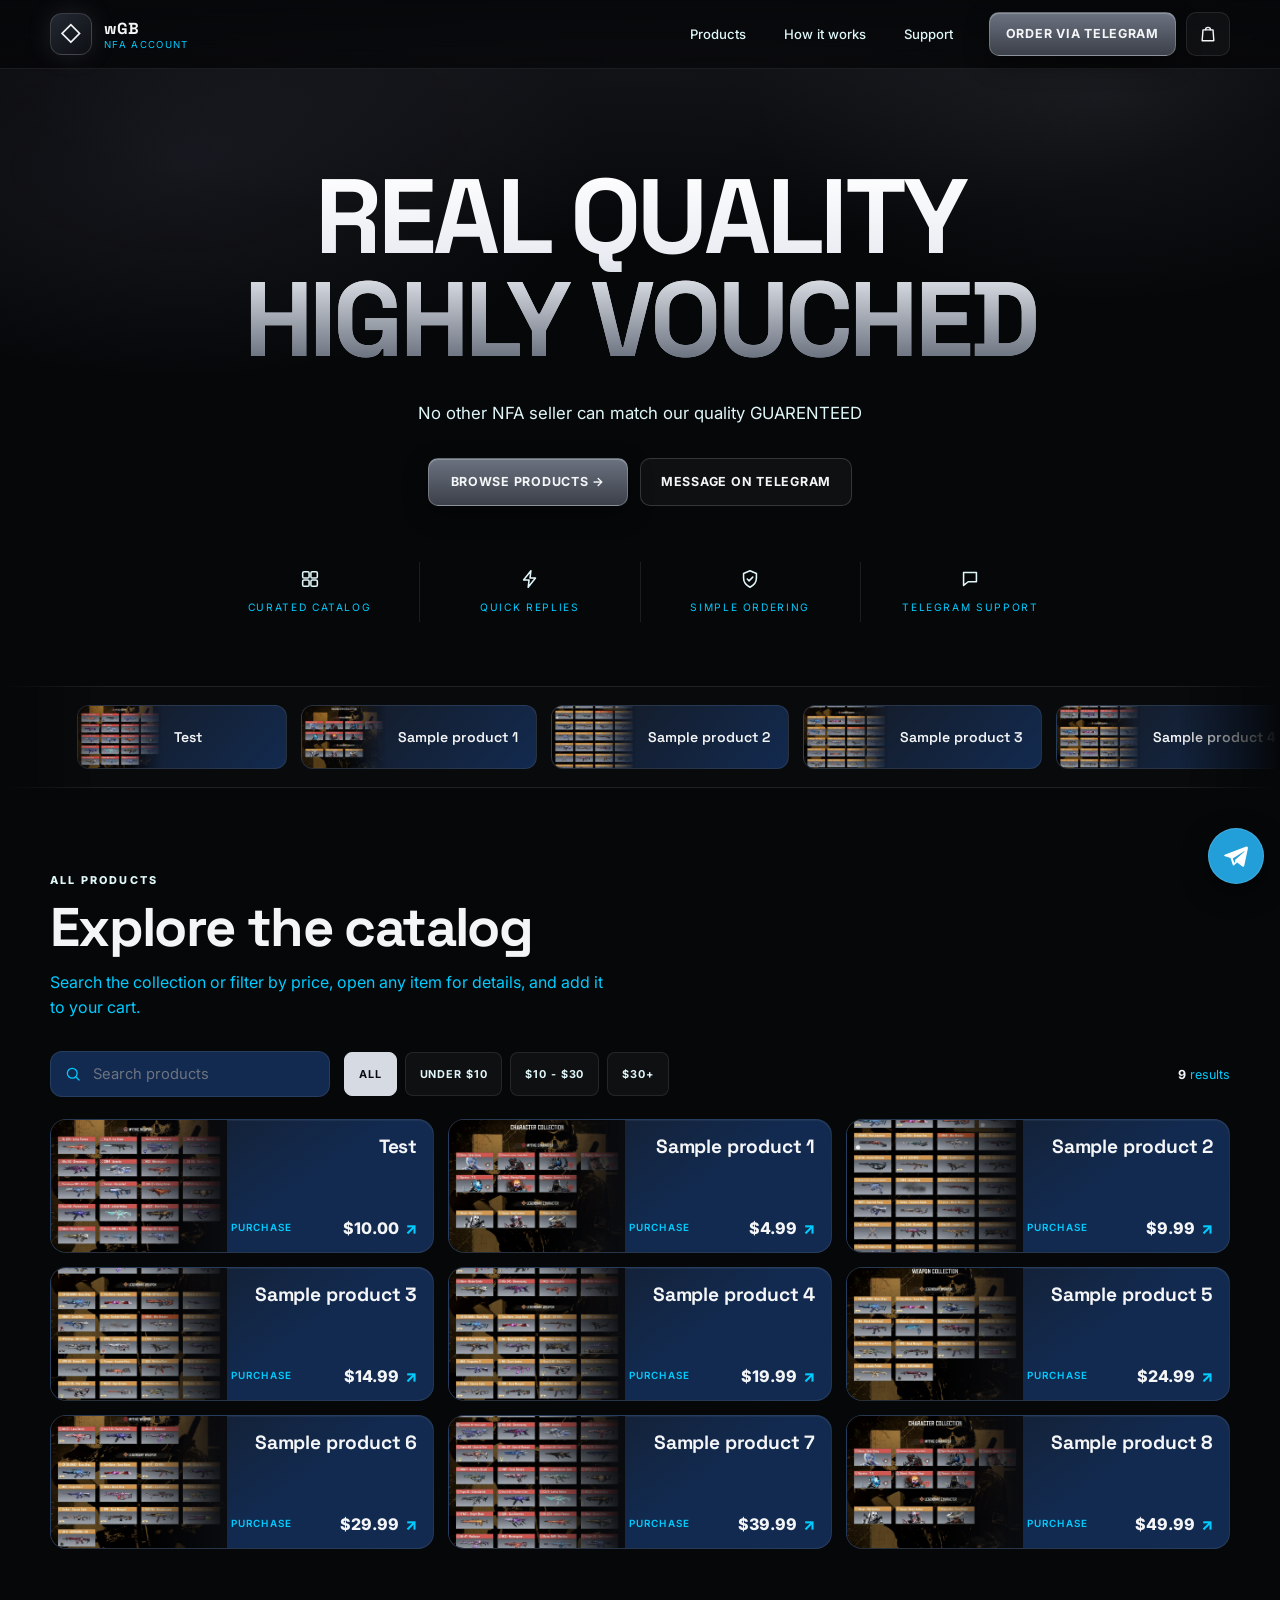
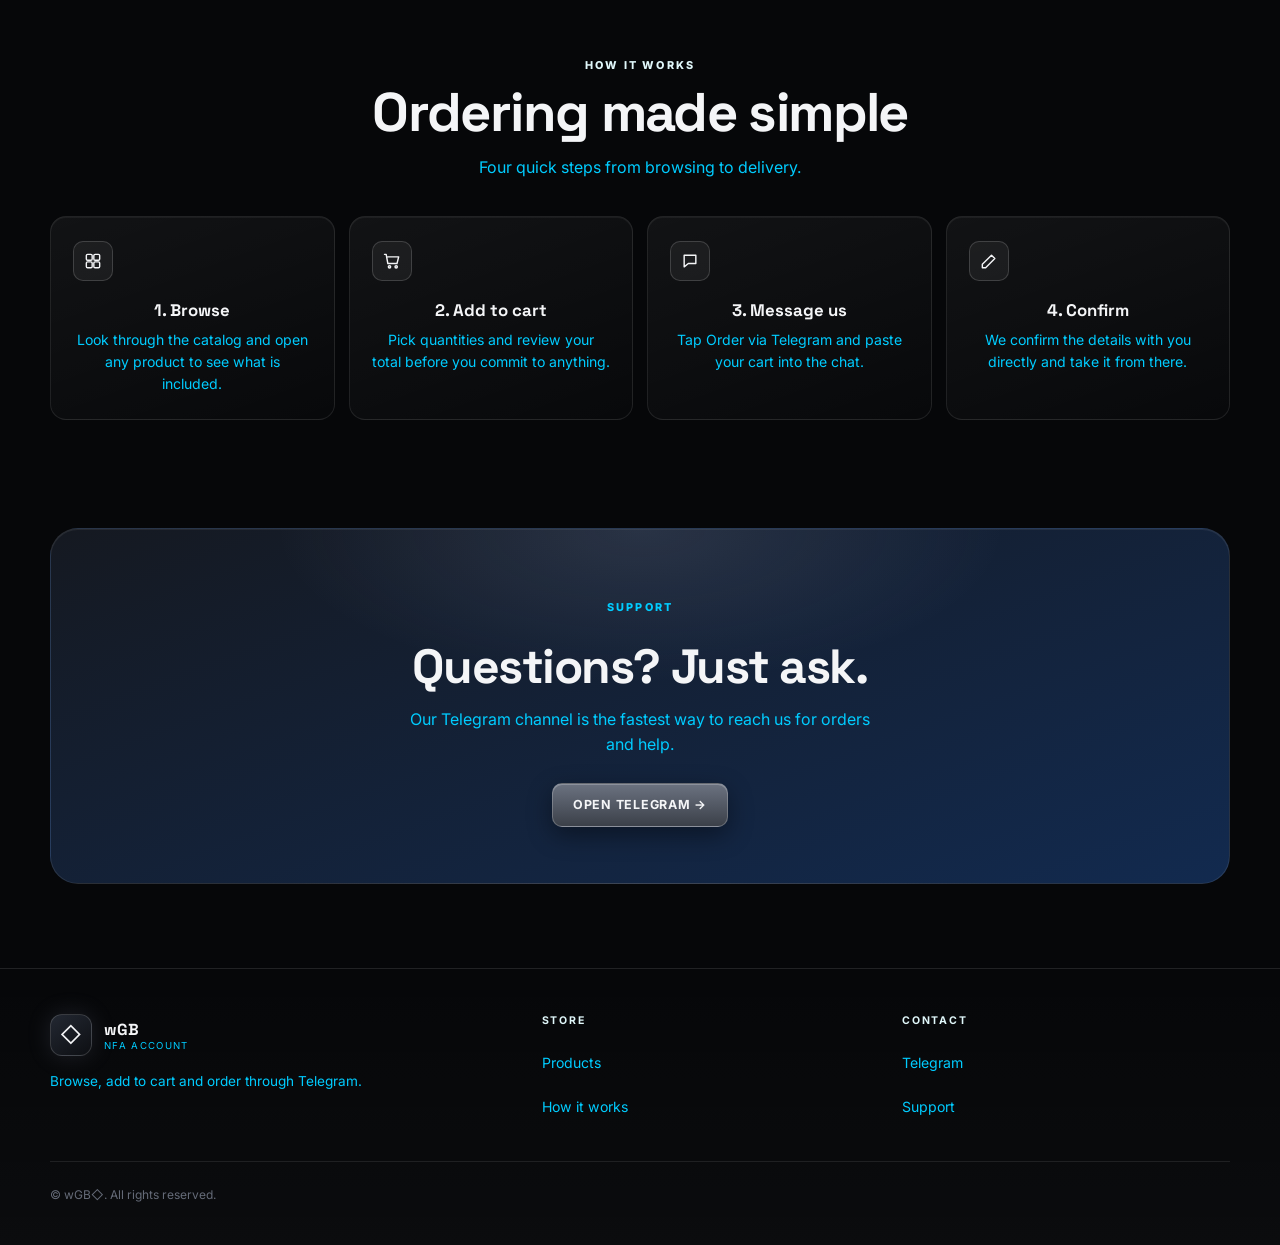
<file: index.html>
<!doctype html><html lang="en"><head><meta charset="utf-8"><meta name="viewport" content="width=device-width,initial-scale=1,viewport-fit=cover">
<link rel="icon" href="favicon.svg" type="image/svg+xml"><link rel="icon" href="favicon.ico" sizes="any">
<link rel="preconnect" href="https://fonts.googleapis.com"><link rel="preconnect" href="https://fonts.gstatic.com" crossorigin>
<link rel="stylesheet" href="https://fonts.googleapis.com/css2?family=Inter:wght@400;500;600;700;800&family=Space+Grotesk:wght@500;600;700&display=swap">
<link rel="stylesheet" href="assets/style.css">
<!--wgb:head--><title>wGB◇ | Digital products</title><meta name="description" content="Browse the wGB◇ catalog and order through Telegram."><meta property="og:title" content="wGB◇ | Digital products"><meta property="og:description" content="Browse the wGB◇ catalog and order through Telegram."><meta property="og:type" content="website"><meta name="theme-color" content="#060709"><style id="wgb-theme">:root{--bg:#060709;--bg2:#0b0d11;--panel:#122a4f;--panel2:#151921;--text:#f4f5f7;--muted:#00ccff;--soft:#e0f7fa;--silver:linear-gradient(180deg,#ffffff 0%,#e9ecf2 45%,#8d95a6 100%);--btn:linear-gradient(180deg,#6b7280 0%,#3b4049 100%)}</style><!--/wgb:head-->
<script defer data-boot src="assets/render.js"></script></head>
<body>
<noscript><p style="padding:48px 24px;text-align:center;color:#b7bcc8;font-family:sans-serif">This store needs JavaScript. Message us on Telegram to order.</p></noscript>
</body></html>
</file>
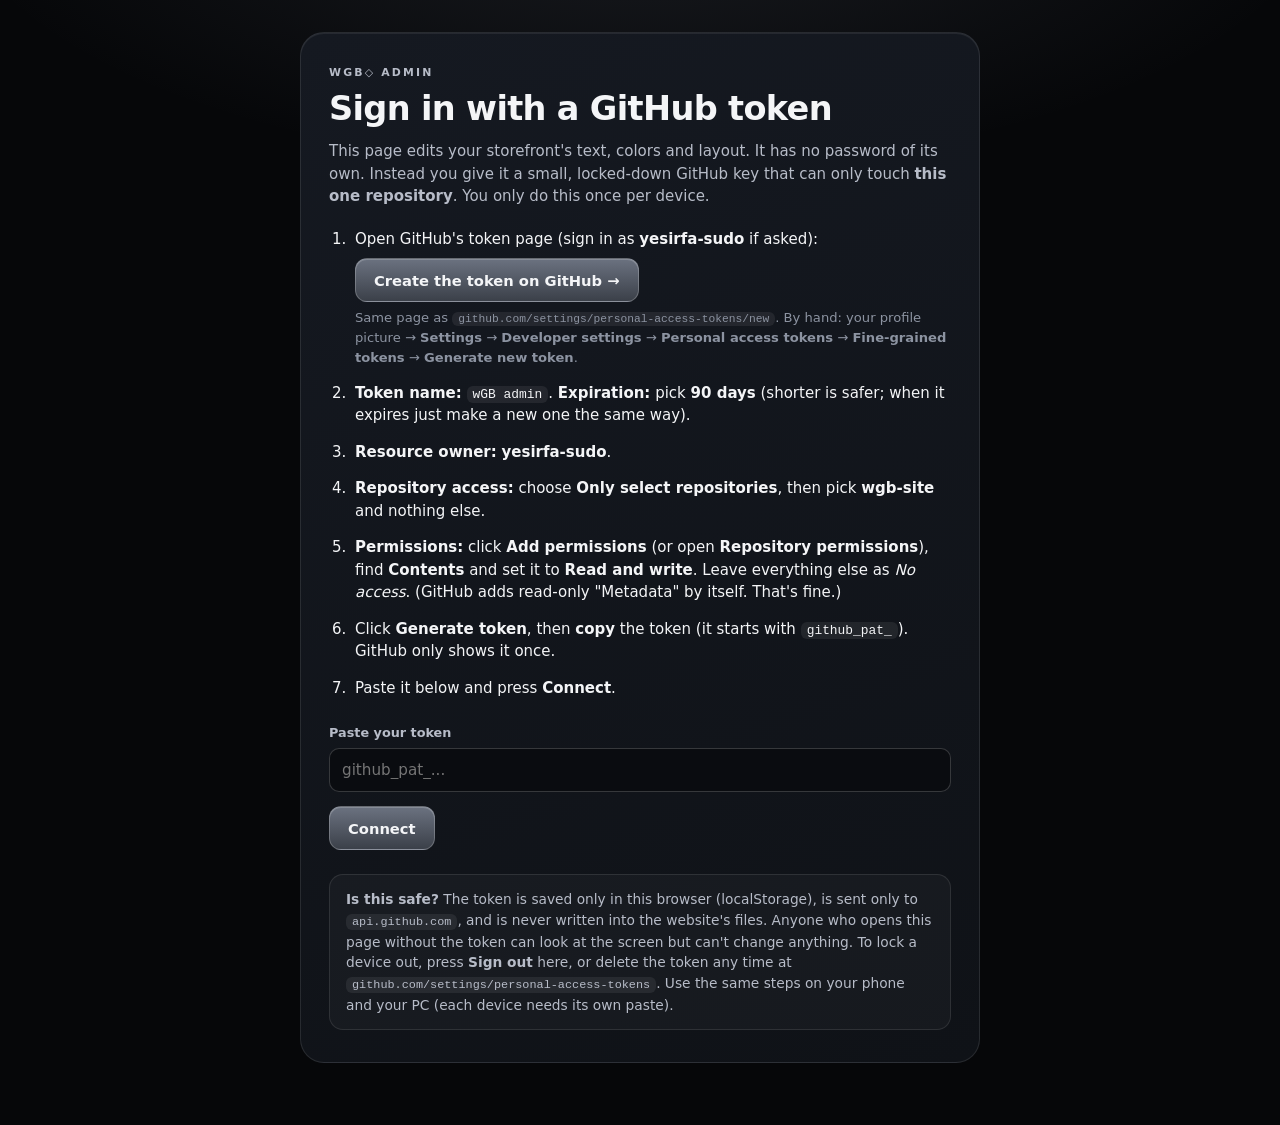
<file: admin/index.html>
<!doctype html>
<html lang="en">
<head>
<meta charset="utf-8">
<meta name="viewport" content="width=device-width,initial-scale=1,viewport-fit=cover">
<meta name="robots" content="noindex,nofollow,noarchive">
<meta name="referrer" content="no-referrer">
<meta http-equiv="Content-Security-Policy" content="default-src 'self'; script-src 'self'; style-src 'self' 'unsafe-inline' https://fonts.googleapis.com; font-src https://fonts.gstatic.com; img-src 'self' data:; connect-src 'self' https://api.github.com https://*.github.io; frame-src 'self'; base-uri 'none'; form-action 'none'; object-src 'none'">
<title>wGB◇ Admin</title>
<link rel="icon" href="../favicon.svg" type="image/svg+xml">
<link rel="stylesheet" href="https://fonts.googleapis.com/css2?family=Inter:wght@400;500;600;700;800&family=Space+Grotesk:wght@500;600;700&display=swap">
<link rel="stylesheet" href="admin.css">
</head>
<body>

<!-- ============ Sign-in (shown until a token is saved in this browser) ============ -->
<div id="login" class="login" hidden>
  <div class="login-card">
    <p class="eyebrow">wGB◇ admin</p>
    <h1>Sign in with a GitHub token</h1>
    <p class="lead">This page edits your storefront's text, colors and layout. It has no password of its own. Instead you give it a small, locked-down GitHub key that can only touch <b>this one repository</b>. You only do this once per device.</p>

    <ol class="steps">
      <li>Open GitHub's token page (sign in as <b id="ownerName">yesirfa-sudo</b> if asked):<br>
        <a class="btn btn-primary" id="tokenLink" href="https://github.com/settings/personal-access-tokens/new" target="_blank" rel="noopener noreferrer">Create the token on GitHub &rarr;</a>
        <span class="muted small">Same page as <code>github.com/settings/personal-access-tokens/new</code>. By hand: your profile picture &rarr; <b>Settings</b> &rarr; <b>Developer settings</b> &rarr; <b>Personal access tokens</b> &rarr; <b>Fine-grained tokens</b> &rarr; <b>Generate new token</b>.</span></li>
      <li><b>Token name:</b> <code>wGB admin</code>. <b>Expiration:</b> pick <b>90 days</b> (shorter is safer; when it expires just make a new one the same way).</li>
      <li><b>Resource owner:</b> <b data-owner>yesirfa-sudo</b>.</li>
      <li><b>Repository access:</b> choose <b>Only select repositories</b>, then pick <b data-repo>wgb-site</b> and nothing else.</li>
      <li><b>Permissions:</b> click <b>Add permissions</b> (or open <b>Repository permissions</b>), find <b>Contents</b> and set it to <b>Read and write</b>. Leave everything else as <i>No access</i>. (GitHub adds read-only "Metadata" by itself. That's fine.)</li>
      <li>Click <b>Generate token</b>, then <b>copy</b> the token (it starts with <code>github_pat_</code>). GitHub only shows it once.</li>
      <li>Paste it below and press <b>Connect</b>.</li>
    </ol>

    <form id="loginForm" autocomplete="off">
      <label class="field"><span>Paste your token</span>
        <input id="tokenInput" type="password" inputmode="text" autocomplete="off" autocapitalize="off" spellcheck="false" placeholder="github_pat_..." required></label>
      <button class="btn btn-primary" type="submit" id="connectBtn">Connect</button>
      <p id="loginError" class="error" role="alert" hidden></p>
    </form>

    <div class="note">
      <b>Is this safe?</b> The token is saved only in this browser (localStorage), is sent only to <code>api.github.com</code>, and is never written into the website's files. Anyone who opens this page without the token can look at the screen but can't change anything. To lock a device out, press <b>Sign out</b> here, or delete the token any time at <code>github.com/settings/personal-access-tokens</code>. Use the same steps on your phone and your PC (each device needs its own paste).
    </div>
  </div>
</div>

<!-- ============ Editor ============ -->
<div id="app" hidden>
  <div class="top"><header class="bar">
    <div class="bar-left"><span class="mark" aria-hidden="true">&#9671;</span><b>wGB◇</b><span class="muted hide-sm">Admin</span></div>
    <div class="bar-mid"><span id="statusDot" class="dot"></span><span id="status">Loading...</span></div>
    <div class="bar-right">
      <button class="btn btn-ghost" id="revertBtn" type="button" title="Throw away unpublished edits">Revert</button>
      <button class="btn btn-primary" id="publishBtn" type="button">Publish</button>
      <button class="btn btn-ghost hide-sm" id="signOutBtn" type="button">Sign out</button>
    </div>
  </header>
  <nav class="viewtabs" aria-label="View">
    <button type="button" data-view="edit" aria-pressed="true">Edit</button>
    <button type="button" data-view="preview" aria-pressed="false">Preview</button>
    <button type="button" id="signOutBtn2">Sign out</button>
  </nav></div>
  <div class="split">
    <main id="editor" aria-label="Editor"></main>
    <aside id="preview" aria-label="Live preview">
      <div class="pv-bar"><span class="muted small">Live preview (not published yet)</span>
        <span class="pv-toggle"><button type="button" data-dev="desktop" aria-pressed="true">Desktop</button><button type="button" data-dev="phone" aria-pressed="false">Phone</button></span></div>
      <div class="pv-stage"><iframe id="pvFrame" title="Site preview" src="../index.html?wgb-preview=1"></iframe></div>
    </aside>
  </div>
</div>

<noscript><p style="padding:24px">The admin needs JavaScript.</p></noscript>
<script src="../assets/render.js"></script>
<script src="admin.js"></script>
</body>
</html>
</file>
<file: assets/style.css>
/* wGB◇ storefront - original stylesheet. Dark graphite + silver, glass panels, big gradient type. */
:root{
  --bg:#060709; --bg2:#0b0d11; --panel:#0f1217; --panel2:#151921;
  --line:rgba(255,255,255,.09); --line2:rgba(255,255,255,.16);
  --text:#f4f5f7; --muted:#8c93a1; --soft:#b7bcc8;
  --silver:linear-gradient(180deg,#fff 0%,#e9ecf2 45%,#8d95a6 100%);
  --btn:linear-gradient(180deg,#6b7280 0%,#3b4049 100%);
  --radius:16px; --wrap:1180px;
  --font:Inter,"Segoe UI",system-ui,-apple-system,Roboto,Helvetica,Arial,sans-serif;
  --display:"Space Grotesk",Inter,"Segoe UI",system-ui,sans-serif;
}
*{box-sizing:border-box}
html{scroll-behavior:smooth;scroll-padding-top:84px;-webkit-text-size-adjust:100%}
html.modal-open{overflow:hidden}
body{margin:0;background:var(--bg);color:var(--text);font:400 16px/1.55 var(--font);min-height:100vh;overflow-x:hidden;
  background-image:radial-gradient(1200px 520px at 50% -120px,rgba(150,160,185,.16),transparent 70%)}
a{color:inherit;text-decoration:none}
img{max-width:100%;display:block}
h1,h2,h3,p{margin:0}
.wrap{width:min(var(--wrap),100% - 40px);margin-inline:auto}
.sr-only{position:absolute;width:1px;height:1px;overflow:hidden;clip:rect(0 0 0 0);white-space:nowrap}
:focus-visible{outline:2px solid #aab4ff;outline-offset:2px}

/* buttons */
.btn{display:inline-flex;align-items:center;justify-content:center;gap:8px;min-height:44px;padding:0 20px;border-radius:10px;border:1px solid var(--line2);
  background:rgba(255,255,255,.04);color:var(--text);font:700 .78rem/1 var(--font);letter-spacing:.06em;text-transform:uppercase;cursor:pointer;
  transition:transform .18s ease,background .18s ease,border-color .18s ease,box-shadow .18s ease}
.btn:hover{background:rgba(255,255,255,.09);border-color:rgba(255,255,255,.3);transform:translateY(-1px)}
.btn:disabled{opacity:.5;cursor:not-allowed;transform:none}
.btn-primary{background:var(--btn);border-color:rgba(255,255,255,.22);box-shadow:inset 0 1px 0 rgba(255,255,255,.22),0 8px 24px rgba(0,0,0,.4)}
.btn-primary:hover{background:linear-gradient(180deg,#7b8291,#454b56)}
.btn-small{min-height:44px;padding:0 16px}
.btn-danger{color:#ffb4b4;border-color:rgba(255,120,120,.3)}
.btn-ghost{background:transparent}

/* header */
.topbar{position:sticky;top:0;z-index:60;background:linear-gradient(180deg,rgba(6,7,9,.92),rgba(6,7,9,.72));backdrop-filter:blur(14px);-webkit-backdrop-filter:blur(14px);border-bottom:1px solid var(--line)}
.topbar .wrap{display:flex;align-items:center;gap:20px;min-height:68px}
.brand{display:flex;align-items:center;gap:12px;min-height:44px}
.brand-mark{display:grid;place-items:center;width:42px;height:42px;border-radius:12px;background:linear-gradient(145deg,#232832,#0d0f13);border:1px solid var(--line2);box-shadow:0 0 24px rgba(160,170,200,.15);font-size:1.3rem}
.brand-text{display:flex;flex-direction:column;line-height:1.15}
.brand-name{font:700 1rem var(--display);letter-spacing:.01em}
.brand-sub{font-size:.6rem;letter-spacing:.14em;color:var(--muted);text-transform:uppercase}
.nav{display:flex;gap:6px;margin-left:auto}
.nav a{display:inline-flex;align-items:center;min-height:44px;padding:0 16px;border-radius:8px;color:var(--soft);font-size:.82rem;font-weight:500;transition:color .15s,background .15s}
.nav a:hover{color:#fff;background:rgba(255,255,255,.06)}
.actions{display:flex;align-items:center;gap:10px}
.icon-btn{position:relative;display:inline-grid;place-items:center;width:44px;height:44px;border-radius:10px;border:1px solid var(--line);background:rgba(255,255,255,.04);color:var(--text);cursor:pointer;transition:background .15s,border-color .15s}
.icon-btn:hover{background:rgba(255,255,255,.1);border-color:var(--line2)}
.icon-btn svg{width:20px;height:20px}
.count{position:absolute;top:-6px;right:-6px;min-width:20px;height:20px;padding:0 5px;border-radius:10px;background:#fff;color:#08090b;font:800 .68rem/20px var(--font);text-align:center}
.count[data-zero="1"]{display:none}
.menu-btn{display:none}
.mobile-menu{display:none}

/* hero */
.hero{position:relative;text-align:center;padding:96px 0 64px;overflow:hidden}
.hero::before{content:"";position:absolute;inset:-20% -10% auto;height:120%;background:radial-gradient(600px 300px at 20% 30%,rgba(130,140,170,.12),transparent 70%),radial-gradient(500px 300px at 80% 20%,rgba(190,195,215,.08),transparent 70%);animation:drift 14s ease-in-out infinite alternate;pointer-events:none}
@keyframes drift{to{transform:translate3d(30px,16px,0) scale(1.06)}}
.hero h1{position:relative;font:700 clamp(2.6rem,8.4vw,6.6rem)/.98 var(--display);letter-spacing:-.035em;text-transform:uppercase;background:var(--silver);-webkit-background-clip:text;background-clip:text;color:transparent;-webkit-text-fill-color:transparent}
.hero h1 span{display:block;background:linear-gradient(180deg,#e7eaf0 0%,#59616f 100%);-webkit-background-clip:text;background-clip:text}
.hero p{position:relative;max-width:560px;margin:28px auto 0;color:var(--soft);font-size:1.05rem}
.hero-cta{position:relative;display:flex;justify-content:center;flex-wrap:wrap;gap:12px;margin-top:32px}
.hero-cta .btn{min-width:200px;min-height:48px}
.perks{position:relative;display:flex;justify-content:center;margin:56px auto 0;max-width:880px}
.perk{flex:1;display:flex;flex-direction:column;align-items:center;gap:10px;padding:6px 12px;color:var(--muted);font-size:.64rem;letter-spacing:.16em;text-transform:uppercase}
.perk+.perk{border-left:1px solid var(--line)}
.perk svg{width:22px;height:22px;color:var(--soft)}

/* strip */
.strip{border-block:1px solid var(--line);background:rgba(255,255,255,.015);padding:18px 0;overflow:hidden;-webkit-mask-image:linear-gradient(90deg,transparent,#000 8%,#000 92%,transparent);mask-image:linear-gradient(90deg,transparent,#000 8%,#000 92%,transparent)}
.strip-track{display:flex;width:max-content;margin-left:clamp(36px,6vw,80px);animation:slide 48s linear infinite}.strip-set{display:flex;gap:14px;padding-right:14px}
.strip:hover .strip-track{animation-play-state:paused}
@keyframes slide{to{transform:translateX(-50%)}}
.chip{display:flex;align-items:center;gap:12px;height:64px;min-width:210px;padding-right:18px;border-radius:12px;border:1px solid var(--line);background:linear-gradient(135deg,var(--panel2),var(--panel));overflow:hidden}
.chip img{width:84px;height:100%;object-fit:cover;-webkit-mask-image:linear-gradient(90deg,#000 55%,transparent);mask-image:linear-gradient(90deg,#000 55%,transparent);opacity:.9}
.chip b{font:600 .88rem var(--display);white-space:nowrap}

/* sections */
.section{padding:84px 0 24px}
.eyebrow{font-size:.68rem;font-weight:800;letter-spacing:.2em;text-transform:uppercase;color:var(--soft)}
.section h2{margin-top:10px;font:700 clamp(2rem,5vw,3.4rem)/1.05 var(--display);letter-spacing:-.03em}
.lede{margin-top:14px;color:var(--muted);max-width:560px}
.toolbar{display:flex;align-items:center;flex-wrap:wrap;gap:14px;margin:32px 0 22px}
.search{position:relative;flex:0 1 280px;min-width:200px}
.search svg{position:absolute;left:14px;top:50%;width:18px;height:18px;transform:translateY(-50%);color:var(--muted)}
.search input{width:100%;height:46px;padding:0 14px 0 42px;border-radius:12px;border:1px solid var(--line);background:var(--panel);color:var(--text);font:400 .92rem var(--font)}
.search input::placeholder{color:#6d7380}
.search input:focus{outline:0;border-color:var(--line2);box-shadow:0 0 0 3px rgba(255,255,255,.06)}
.filters{display:flex;gap:8px;flex-wrap:wrap}
.filter{height:44px;padding:0 14px;border-radius:8px;border:1px solid var(--line);background:rgba(255,255,255,.04);color:var(--soft);font:700 .68rem var(--font);letter-spacing:.08em;text-transform:uppercase;cursor:pointer;transition:all .15s}
.filter:hover{color:#fff;border-color:var(--line2)}
.filter[aria-pressed="true"]{background:#d6dae3;color:#0a0b0e;border-color:#d6dae3}
.results{margin-left:auto;font-size:.78rem;color:var(--muted)}.results b{color:var(--text)}

/* product grid */
.grid{display:grid;grid-template-columns:repeat(3,minmax(0,1fr));gap:14px}
.store-product{position:relative;min-width:0;border-radius:var(--radius);border:1px solid var(--line);background:linear-gradient(145deg,var(--panel2),var(--panel) 60%);overflow:hidden;
  transition:transform .22s ease,border-color .22s ease,box-shadow .22s ease;box-shadow:inset 0 1px 0 rgba(255,255,255,.05)}
.store-product:hover{transform:translateY(-3px);border-color:var(--line2);box-shadow:0 18px 40px rgba(0,0,0,.55),inset 0 1px 0 rgba(255,255,255,.08)}
.store-product[hidden]{display:none}
.card-link{display:grid;grid-template-columns:46% 1fr;min-height:132px;height:100%}
.product-image{position:relative;overflow:hidden;background:#0a0c10}
.product-image img{position:absolute;inset:0;width:100%;height:100%;object-fit:cover;filter:grayscale(.25) contrast(1.05);transition:transform .5s ease,filter .3s;-webkit-mask-image:linear-gradient(90deg,#000 50%,transparent);mask-image:linear-gradient(90deg,#000 50%,transparent)}
.store-product:hover .product-image img{transform:scale(1.06);filter:none}
.product-body{display:flex;flex-direction:column;justify-content:space-between;align-items:flex-end;text-align:right;padding:16px 16px 12px 4px;min-width:0}
.product-title{font:700 1.2rem/1.15 var(--display);letter-spacing:-.01em;overflow-wrap:anywhere}
.product-meta{display:flex;align-items:center;gap:10px;width:100%;justify-content:space-between;margin-top:14px}
.product-buy{font-size:.62rem;letter-spacing:.12em;text-transform:uppercase;color:var(--muted);text-align:left;font-weight:600}
.price-pill{display:inline-flex;align-items:center;gap:6px;color:var(--text);font-weight:800}
.arrow{color:var(--muted);transition:transform .2s,color .2s}
.store-product:hover .arrow{transform:translate(2px,-2px);color:#fff}
.empty-note{grid-column:1/-1;padding:40px;text-align:center;color:var(--muted);border:1px dashed var(--line2);border-radius:var(--radius)}

/* features */
.features{display:grid;grid-template-columns:repeat(4,1fr);gap:14px;margin-top:36px}
.feature{padding:24px 22px;border-radius:var(--radius);border:1px solid var(--line);background:linear-gradient(160deg,rgba(255,255,255,.05),rgba(255,255,255,.01));box-shadow:inset 0 1px 0 rgba(255,255,255,.05);transition:transform .2s,border-color .2s}
.feature:hover{transform:translateY(-3px);border-color:var(--line2)}
.feature .ico{display:grid;place-items:center;width:40px;height:40px;border-radius:10px;border:1px solid var(--line2);background:rgba(255,255,255,.05);margin-bottom:18px}
.feature .ico svg{width:20px;height:20px}
.feature h3{font:700 1.05rem var(--display);margin-bottom:8px}
.feature p{font-size:.88rem;color:var(--muted)}
.center{text-align:center}.center .lede{margin-inline:auto}

/* cta */
.cta{margin:84px 0 0;padding:56px 32px;text-align:center;border-radius:28px;border:1px solid var(--line);background:radial-gradient(520px 220px at 50% 0,rgba(170,180,210,.14),transparent 70%),linear-gradient(160deg,var(--panel2),var(--panel));box-shadow:inset 0 1px 0 rgba(255,255,255,.07)}
.cta h2{font:700 clamp(1.8rem,4.6vw,3rem)/1.08 var(--display);letter-spacing:-.03em}
.cta p{margin:14px auto 26px;max-width:460px;color:var(--muted)}

/* footer */
.footer{margin-top:84px;border-top:1px solid var(--line);padding:44px 0 calc(40px + env(safe-area-inset-bottom));background:linear-gradient(180deg,transparent,rgba(255,255,255,.02))}
.footer .wrap{display:grid;grid-template-columns:1.4fr 1fr 1fr;gap:32px}
.footer p{color:var(--muted);font-size:.85rem;margin-top:14px}.foot-about p{max-width:340px}
.footer h4{margin:0 0 12px;font-size:.66rem;letter-spacing:.18em;text-transform:uppercase;color:var(--soft)}
.footer ul{list-style:none;margin:0;padding:0;display:grid;gap:8px}
.footer ul{gap:0}.footer li a{display:inline-flex;align-items:center;min-height:44px;color:var(--muted);font-size:.88rem}.footer li a:hover{color:#fff}
.footer p.legal{grid-column:1/-1;max-width:none;margin-top:0;padding-top:24px;border-top:1px solid var(--line);color:#656b78;font-size:.75rem}

/* floating telegram */
.tg-float{position:fixed;z-index:55;right:max(16px,env(safe-area-inset-right));bottom:max(16px,env(safe-area-inset-bottom));display:grid;place-items:center;width:56px;height:56px;border-radius:50%;background:#229ed9;color:#fff;box-shadow:0 8px 24px rgba(0,0,0,.55),0 0 0 1px rgba(255,255,255,.15) inset;transition:transform .2s}
.tg-float:hover{transform:scale(1.07)}.tg-float svg{width:28px;height:28px}

/* reveal */
.reveal{opacity:0;transform:translateY(18px);transition:opacity .6s ease,transform .6s ease}
.reveal.in{opacity:1;transform:none}
@media(prefers-reduced-motion:reduce){.reveal{opacity:1;transform:none;transition:none}.strip-track,.hero::before{animation:none}html{scroll-behavior:auto}}

/* popups */
.wgb-modal{position:fixed;inset:0;z-index:200;display:flex;align-items:center;justify-content:center;padding:16px;background:rgba(2,3,5,.72);backdrop-filter:blur(8px);-webkit-backdrop-filter:blur(8px);animation:fade .2s ease}
.wgb-modal[hidden]{display:none}
@keyframes fade{from{opacity:0}}
@keyframes rise{from{opacity:0;transform:translateY(14px) scale(.98)}}
.wgb-modal__panel{display:flex;flex-direction:column;width:100%;max-width:520px;max-height:min(90vh,90dvh);background:linear-gradient(160deg,#171b23,#0e1116);border:1px solid var(--line2);border-radius:20px;outline:0;box-shadow:0 30px 80px rgba(0,0,0,.7),inset 0 1px 0 rgba(255,255,255,.08);animation:rise .25s ease}
.wgb-modal--cart .wgb-modal__panel{max-width:560px}
.wgb-modal__head{display:flex;align-items:center;justify-content:space-between;gap:16px;padding:20px 22px 12px}
.wgb-modal__title{font:700 1.35rem/1.15 var(--display);letter-spacing:-.01em;overflow-wrap:anywhere}
.wgb-modal__close{flex:none;min-height:44px;min-width:44px;padding:0 12px;border-radius:8px;border:1px solid var(--line);background:rgba(255,255,255,.05);color:var(--soft);font:700 .68rem var(--font);letter-spacing:.1em;text-transform:uppercase;cursor:pointer}
.wgb-modal__close:hover{color:#fff;border-color:var(--line2)}
.wgb-modal__body{flex:1 1 auto;min-height:0;overflow-y:auto;overscroll-behavior:contain;padding:4px 22px 16px}
.wgb-modal__image{margin-bottom:16px;border-radius:12px;overflow:hidden;border:1px solid var(--line);aspect-ratio:16/9;max-height:220px;width:100%;background:#0a0c10}
.wgb-modal__image img{width:100%;height:100%;object-fit:cover}
.wgb-modal__desc{max-height:180px;overflow-y:auto;line-height:1.65;font-size:.93rem;color:var(--soft)}.wgb-modal__desc:empty{display:none}
.wgb-modal__desc p+p{margin-top:8px}
.wgb-modal__qty{margin-top:18px;display:flex;flex-wrap:wrap;align-items:center;gap:12px 16px}
.wgb-modal__qty label{font-size:.7rem;letter-spacing:.12em;text-transform:uppercase;color:var(--muted);font-weight:700}
input[type=number]{height:44px;width:92px;padding:0 10px;border-radius:10px;border:1px solid var(--line2);background:var(--panel);color:var(--text);font:600 .95rem var(--font)}
.wgb-modal__sum{margin-left:auto;font-size:.82rem;color:var(--muted)}
.wgb-modal__total{font:700 1.3rem var(--display);color:var(--text);margin-left:6px}
.wgb-modal__status{margin:0;padding:0 22px;font-size:.85rem;color:#9fe3b4}.wgb-modal__status:not(:empty){padding-bottom:10px}
.wgb-modal__foot{display:flex;flex-wrap:wrap;gap:10px;padding:16px 22px calc(18px + env(safe-area-inset-bottom));border-top:1px solid var(--line)}
.wgb-modal__foot>.btn{flex:1 1 140px;min-width:0}
.wgb-modal__foot>.btn-primary:first-child{flex-basis:100%}
.wgb-cart__list{list-style:none;margin:0;padding:0}
.wgb-cart__row{display:grid;grid-template-columns:60px minmax(0,1fr);gap:8px 14px;align-items:center;padding:14px 0;border-bottom:1px solid var(--line)}
.wgb-cart__thumb{width:60px;height:60px;border-radius:10px;overflow:hidden;border:1px solid var(--line);background:#0a0c10}.wgb-cart__thumb img{width:100%;height:100%;object-fit:cover}
.wgb-cart__name{font:700 1rem var(--display);overflow-wrap:anywhere}.wgb-cart__meta{margin-top:2px;color:var(--muted);font-size:.85rem}
.wgb-cart__qty{width:72px;height:44px}
.wgb-cart__actions{grid-column:1/-1;display:flex;gap:10px}.wgb-cart__actions .btn{flex:1}
.wgb-cart__rule{border:0;border-top:1px solid var(--line);margin:6px 0 14px}
.wgb-cart__total{display:flex;justify-content:space-between;align-items:baseline;color:var(--muted)}.wgb-cart__total strong{font:700 1.4rem var(--display);color:var(--text)}
.wgb-cart__empty{text-align:center;color:var(--muted);padding:32px 0}
.wgb-cart__note{margin-top:12px;font-size:.82rem;color:var(--muted)}

/* responsive */
@media(max-width:1020px){.grid{grid-template-columns:repeat(2,minmax(0,1fr))}.features{grid-template-columns:repeat(2,1fr)}.nav a{padding:10px 10px}}
@media(max-width:760px){
  body{font-size:15px}
  .wrap{width:min(var(--wrap),100% - 28px)}
  .nav,.actions .btn{display:none}
  .actions{margin-left:auto}
  .menu-btn{display:inline-grid}
  .mobile-menu{display:block;position:fixed;inset:68px 0 auto;z-index:59;padding:12px 14px 18px;background:rgba(8,9,12,.96);backdrop-filter:blur(14px);border-bottom:1px solid var(--line);transform:translateY(-130%);transition:transform .25s ease;visibility:hidden}
  .mobile-menu.open{transform:none;visibility:visible}
  .mobile-menu a{display:block;padding:15px 12px;border-bottom:1px solid var(--line);color:var(--soft);font-weight:500}
  .mobile-menu a:last-child{border:0;margin-top:12px;text-align:center;border:1px solid var(--line2);border-radius:10px;color:#fff;font-weight:700}
  .hero{padding:56px 0 40px}
  .hero p{font-size:.98rem}
  .hero-cta .btn{flex:1 1 100%}
  .perks{flex-wrap:wrap;margin-top:36px}.perk{flex:1 1 50%;padding:14px 8px}.perk:nth-child(3){border-left:0}.perk:nth-child(n+3){border-top:1px solid var(--line)}
  .section{padding-top:56px}
  .toolbar{gap:12px}.search{flex:1 1 100%}.results{margin-left:0;flex:1 1 100%}
  .filters{flex-wrap:nowrap;overflow-x:auto;margin-inline:-14px;padding-inline:14px;scrollbar-width:none;width:calc(100% + 28px)}.filters::-webkit-scrollbar{display:none}.filter{flex:none}
  .grid{grid-template-columns:1fr}
  .card-link{min-height:116px}
  .features{grid-template-columns:1fr}
  .cta{padding:40px 20px;border-radius:22px}
  .footer .wrap{grid-template-columns:1fr 1fr}.footer .wrap>div:first-child{grid-column:1/-1}
  .tg-float{width:52px;height:52px}
  .wgb-modal{align-items:flex-end;padding:0}
  .wgb-modal__panel{max-width:none;border-radius:20px 20px 0 0;max-height:92dvh}
}
@media(min-width:761px){.wgb-cart__row{grid-template-columns:60px minmax(0,1fr) auto}.wgb-cart__actions{grid-column:auto}.wgb-cart__actions .btn{flex:none}}

/* popup gallery */
.wgb-modal__gallery{margin-bottom:6px}
.wgb-modal__gallery .wgb-modal__image{margin-bottom:10px}
.wgb-thumbs{display:flex;gap:8px;overflow-x:auto;padding-bottom:2px;scrollbar-width:thin}
.wgb-thumb{flex:none;width:64px;height:48px;padding:0;border-radius:8px;overflow:hidden;border:1px solid var(--line);background:#0a0c10;cursor:pointer;opacity:.65;transition:opacity .15s,border-color .15s}
.wgb-thumb img{width:100%;height:100%;object-fit:cover}
.wgb-thumb:hover{opacity:1}.wgb-thumb[aria-current="true"]{opacity:1;border-color:#d6dae3}
@media(max-width:760px){.footer{padding-bottom:calc(104px + env(safe-area-inset-bottom))}}

/* admin-controlled extras: featured badge + optional FAQ accordion */
.badge{position:absolute;top:10px;left:10px;z-index:2;padding:4px 10px;border-radius:999px;font-size:.66rem;font-weight:800;letter-spacing:.14em;text-transform:uppercase;color:#0b0d11;background:var(--silver);box-shadow:0 2px 10px rgba(0,0,0,.35)}
.faq{max-width:760px;margin:32px auto 0;display:grid;gap:12px;text-align:left}
.faq-item{border:1px solid var(--line);border-radius:var(--radius);background:linear-gradient(160deg,rgba(255,255,255,.05),rgba(255,255,255,.01));padding:0 20px}
.faq-item summary{cursor:pointer;list-style:none;min-height:56px;display:flex;align-items:center;justify-content:space-between;gap:16px;font-weight:600}
.faq-item summary::-webkit-details-marker{display:none}
.faq-item summary::after{content:"+";font-size:1.3rem;color:var(--soft)}
.faq-item[open] summary::after{content:"\2212"}
.faq-item p{margin:0 0 18px;color:var(--muted)}
</file>
<file: admin/admin.css>
:root{--bg:#060709;--panel:#0f1217;--panel2:#151921;--line:rgba(255,255,255,.1);--line2:rgba(255,255,255,.18);--text:#f4f5f7;--muted:#8c93a1;--soft:#b7bcc8;--silver:linear-gradient(180deg,#fff 0%,#e9ecf2 45%,#8d95a6 100%);--btn:linear-gradient(180deg,#6b7280 0%,#3b4049 100%);--ok:#6fd49a;--warn:#f0c36a;--bad:#ff7b7b;--font:Inter,"Segoe UI",system-ui,-apple-system,Roboto,Helvetica,Arial,sans-serif}
*{box-sizing:border-box}
html{-webkit-text-size-adjust:100%}
body{margin:0;background:var(--bg);color:var(--text);font:400 15px/1.5 var(--font);min-height:100vh;background-image:radial-gradient(1000px 420px at 50% -120px,rgba(150,160,185,.14),transparent 70%)}
[hidden]{display:none!important}
a{color:var(--soft)}
code{font-family:ui-monospace,SFMono-Regular,Menlo,Consolas,monospace;font-size:.86em;background:rgba(255,255,255,.07);padding:1px 6px;border-radius:6px}
.muted{color:var(--muted)}.small{font-size:.82rem}
.eyebrow{margin:0;font-size:.68rem;font-weight:800;letter-spacing:.2em;text-transform:uppercase;color:var(--soft)}

/* buttons + inputs */
.btn{appearance:none;display:inline-flex;align-items:center;justify-content:center;gap:8px;min-height:44px;padding:0 18px;border-radius:12px;border:1px solid var(--line2);background:rgba(255,255,255,.05);color:var(--text);font:600 .92rem var(--font);cursor:pointer;text-decoration:none;transition:filter .15s,border-color .15s}
.btn:hover{border-color:rgba(255,255,255,.34)}
.btn-primary{background:var(--btn);border-color:rgba(255,255,255,.22);box-shadow:inset 0 1px 0 rgba(255,255,255,.18)}
.btn-primary:hover{filter:brightness(1.12)}
.btn-ghost{background:transparent}
.btn:disabled{opacity:.5;cursor:not-allowed}
.btn-sm{min-height:36px;padding:0 12px;font-size:.84rem;border-radius:10px}
.btn-danger{color:var(--bad)}
input[type=text],input[type=url],input[type=number],input[type=password],textarea,select{width:100%;min-height:44px;padding:10px 12px;border-radius:10px;border:1px solid var(--line2);background:#0a0c10;color:var(--text);font:400 .95rem var(--font)}
textarea{min-height:84px;resize:vertical}
input:focus,textarea:focus,select:focus,.btn:focus-visible,summary:focus-visible{outline:2px solid #aeb6c8;outline-offset:2px}
.field{display:grid;gap:6px;margin:0 0 14px}
.field>span{font-size:.8rem;font-weight:600;color:var(--soft)}
.help{font-size:.78rem;color:var(--muted);margin:-2px 0 0}
.check{display:flex;align-items:center;gap:12px;min-height:44px;margin:0 0 4px;cursor:pointer}
.check input{width:22px;height:22px;accent-color:#b7bcc8;flex:none}
.error{color:var(--bad);margin:12px 0 0}

/* sign-in */
.login{min-height:100vh;display:grid;place-items:start center;padding:32px 16px 64px}
.login-card{width:100%;max-width:680px;padding:32px 28px;border-radius:24px;border:1px solid var(--line);background:linear-gradient(160deg,var(--panel2),var(--panel));box-shadow:inset 0 1px 0 rgba(255,255,255,.07)}
.login h1{margin:10px 0 12px;font:700 clamp(1.5rem,5vw,2.1rem)/1.1 "Space Grotesk",var(--font);letter-spacing:-.02em}
.lead{color:var(--soft);margin:0 0 20px}
.steps{padding-left:22px;margin:0 0 24px;display:grid;gap:14px}
.steps li{padding-left:4px}
.steps .btn{margin:8px 0 6px}
.steps .small{display:block}
.note{margin-top:24px;padding:14px 16px;border-radius:14px;border:1px solid var(--line);background:rgba(255,255,255,.03);color:var(--soft);font-size:.86rem}

/* app bar */
.top{position:sticky;top:0;z-index:20;background:rgba(6,7,9,.92);backdrop-filter:blur(12px)}
.bar{display:flex;flex-wrap:wrap;align-items:center;gap:12px;padding:10px 16px;border-bottom:1px solid var(--line)}
.bar-left{display:flex;align-items:center;gap:8px;font:700 1.05rem "Space Grotesk",var(--font)}
.bar-left .mark{display:grid;place-items:center;width:30px;height:30px;border-radius:9px;background:var(--silver);color:#0b0d11;font-size:1rem}
.bar-mid{flex:1;display:flex;align-items:center;gap:8px;min-width:0;font-size:.85rem;color:var(--soft)}
.bar-mid #status{overflow:hidden;text-overflow:ellipsis;white-space:nowrap}
.dot{flex:none;width:10px;height:10px;border-radius:50%;background:var(--muted)}
.dot.ok{background:var(--ok)}.dot.warn{background:var(--warn)}.dot.bad{background:var(--bad)}
.dot.busy{background:var(--warn);animation:pulse 1s infinite}
@keyframes pulse{50%{opacity:.35}}
.bar-right{display:flex;gap:8px}

/* layout */
.viewtabs{display:none}
.split{display:grid;grid-template-columns:minmax(360px,520px) 1fr;gap:0;align-items:start}
#editor{padding:16px;max-width:100%;min-width:0}
#preview{position:sticky;top:64px;height:calc(100vh - 64px);padding:12px 16px 16px 0;display:flex;flex-direction:column;min-width:0}
.pv-bar{display:flex;justify-content:space-between;align-items:center;gap:8px;margin-bottom:8px}
.pv-toggle{display:inline-flex}
.pv-toggle button,.viewtabs button{appearance:none;border:1px solid var(--line2);background:transparent;color:var(--soft);padding:0 14px;min-height:36px;font:600 .82rem var(--font);cursor:pointer}
.pv-toggle button:first-child{border-radius:10px 0 0 10px}.pv-toggle button:last-child{border-radius:0 10px 10px 0;border-left:0}
.pv-toggle button[aria-pressed=true],.viewtabs button[aria-pressed=true]{background:rgba(255,255,255,.12);color:#fff}
.pv-stage{flex:1;min-height:0;border:1px solid var(--line2);border-radius:16px;background:#000;overflow:hidden;display:flex;justify-content:center}
.pv-stage iframe{border:0;width:100%;height:100%;background:var(--bg)}
.pv-stage.phone iframe{width:390px;max-width:100%}

/* editor sections */
.sec{margin:0 0 12px;border:1px solid var(--line);border-radius:16px;background:linear-gradient(160deg,rgba(255,255,255,.045),rgba(255,255,255,.01))}
.sec>summary{cursor:pointer;list-style:none;min-height:54px;padding:0 18px;display:flex;align-items:center;justify-content:space-between;font-weight:700;font-size:.98rem}
.sec>summary::-webkit-details-marker{display:none}
.sec>summary::after{content:"+";color:var(--soft);font-size:1.3rem}
.sec[open]>summary::after{content:"\2212"}
.sec-body{padding:4px 18px 18px}
.sub{margin:18px 0 8px;font-size:.72rem;letter-spacing:.14em;text-transform:uppercase;color:var(--soft);font-weight:800}
.list{display:grid;gap:10px;margin:0 0 12px}
.item{border:1px solid var(--line);border-radius:12px;padding:12px;background:rgba(0,0,0,.25)}
.item .item{background:rgba(255,255,255,.03)}
.item-head{display:flex;align-items:center;justify-content:space-between;gap:8px;margin-bottom:10px;font-size:.78rem;font-weight:700;color:var(--soft)}
.item-ctl{display:flex;gap:6px}
.icon-btn{appearance:none;width:36px;height:36px;border-radius:10px;border:1px solid var(--line2);background:transparent;color:var(--soft);cursor:pointer;font-size:.95rem}
.icon-btn:hover{color:#fff;border-color:rgba(255,255,255,.34)}
.icon-btn:disabled{opacity:.3;cursor:default}
.row2{display:grid;grid-template-columns:1fr 1fr;gap:10px}
.colorgrid{display:grid;grid-template-columns:repeat(auto-fill,minmax(210px,1fr));gap:8px 14px}
.colorfield{display:grid;grid-template-columns:44px 1fr;gap:10px;align-items:center}
.colorfield label{grid-column:1/-1;font-size:.8rem;font-weight:600;color:var(--soft)}
.colorfield input[type=color]{width:44px;height:44px;padding:2px;border-radius:10px;border:1px solid var(--line2);background:#0a0c10;cursor:pointer}
.presets{display:flex;flex-wrap:wrap;gap:8px;margin:0 0 14px}
.swatch{display:inline-flex;align-items:center;gap:8px}
.swatch i{display:block;width:16px;height:16px;border-radius:50%;border:1px solid rgba(255,255,255,.3)}
.prod{display:grid;grid-template-columns:56px 1fr auto;gap:12px;align-items:center;padding:10px;border:1px solid var(--line);border-radius:12px;background:rgba(0,0,0,.25)}
.prod.is-hidden{opacity:.55}
.prod img{width:56px;height:56px;object-fit:cover;border-radius:10px;background:#0a0c10}
.prod b{display:block;font-size:.92rem;overflow:hidden;text-overflow:ellipsis}
.prod .meta{font-size:.78rem;color:var(--muted)}
.prod .opts{display:flex;flex-wrap:wrap;gap:4px 16px;margin-top:4px}
.prod .opts .check{min-height:34px;font-size:.84rem}
.prod .opts .check input{width:18px;height:18px}
.callout{padding:12px 14px;border-radius:12px;border:1px solid var(--line2);background:rgba(255,255,255,.04);color:var(--soft);font-size:.86rem;margin:0 0 14px}

@media (max-width:900px){
  .split{grid-template-columns:1fr}
  #preview{display:none;position:static;height:calc(100vh - 190px);height:calc(100dvh - 190px);padding:12px 16px}
  .bar-mid{order:3;flex-basis:100%;font-size:.8rem}
  .bar-mid #status{white-space:normal}
  .bar{gap:8px 10px}
  .bar-left{margin-right:auto}
  body.view-preview #preview{display:flex}
  body.view-preview #editor{display:none}
  .viewtabs{display:flex;padding:8px 16px;border-bottom:1px solid var(--line);gap:0}
  .viewtabs button:first-child{border-radius:10px 0 0 10px}.viewtabs button:nth-child(2){border-radius:0 10px 10px 0;border-left:0}
  .viewtabs #signOutBtn2{margin-left:auto;border-radius:10px;color:var(--muted)}
  .hide-sm{display:none}
  .pv-toggle{display:none}
  .row2{grid-template-columns:1fr}
  .login-card{padding:24px 18px}
}
</file>
